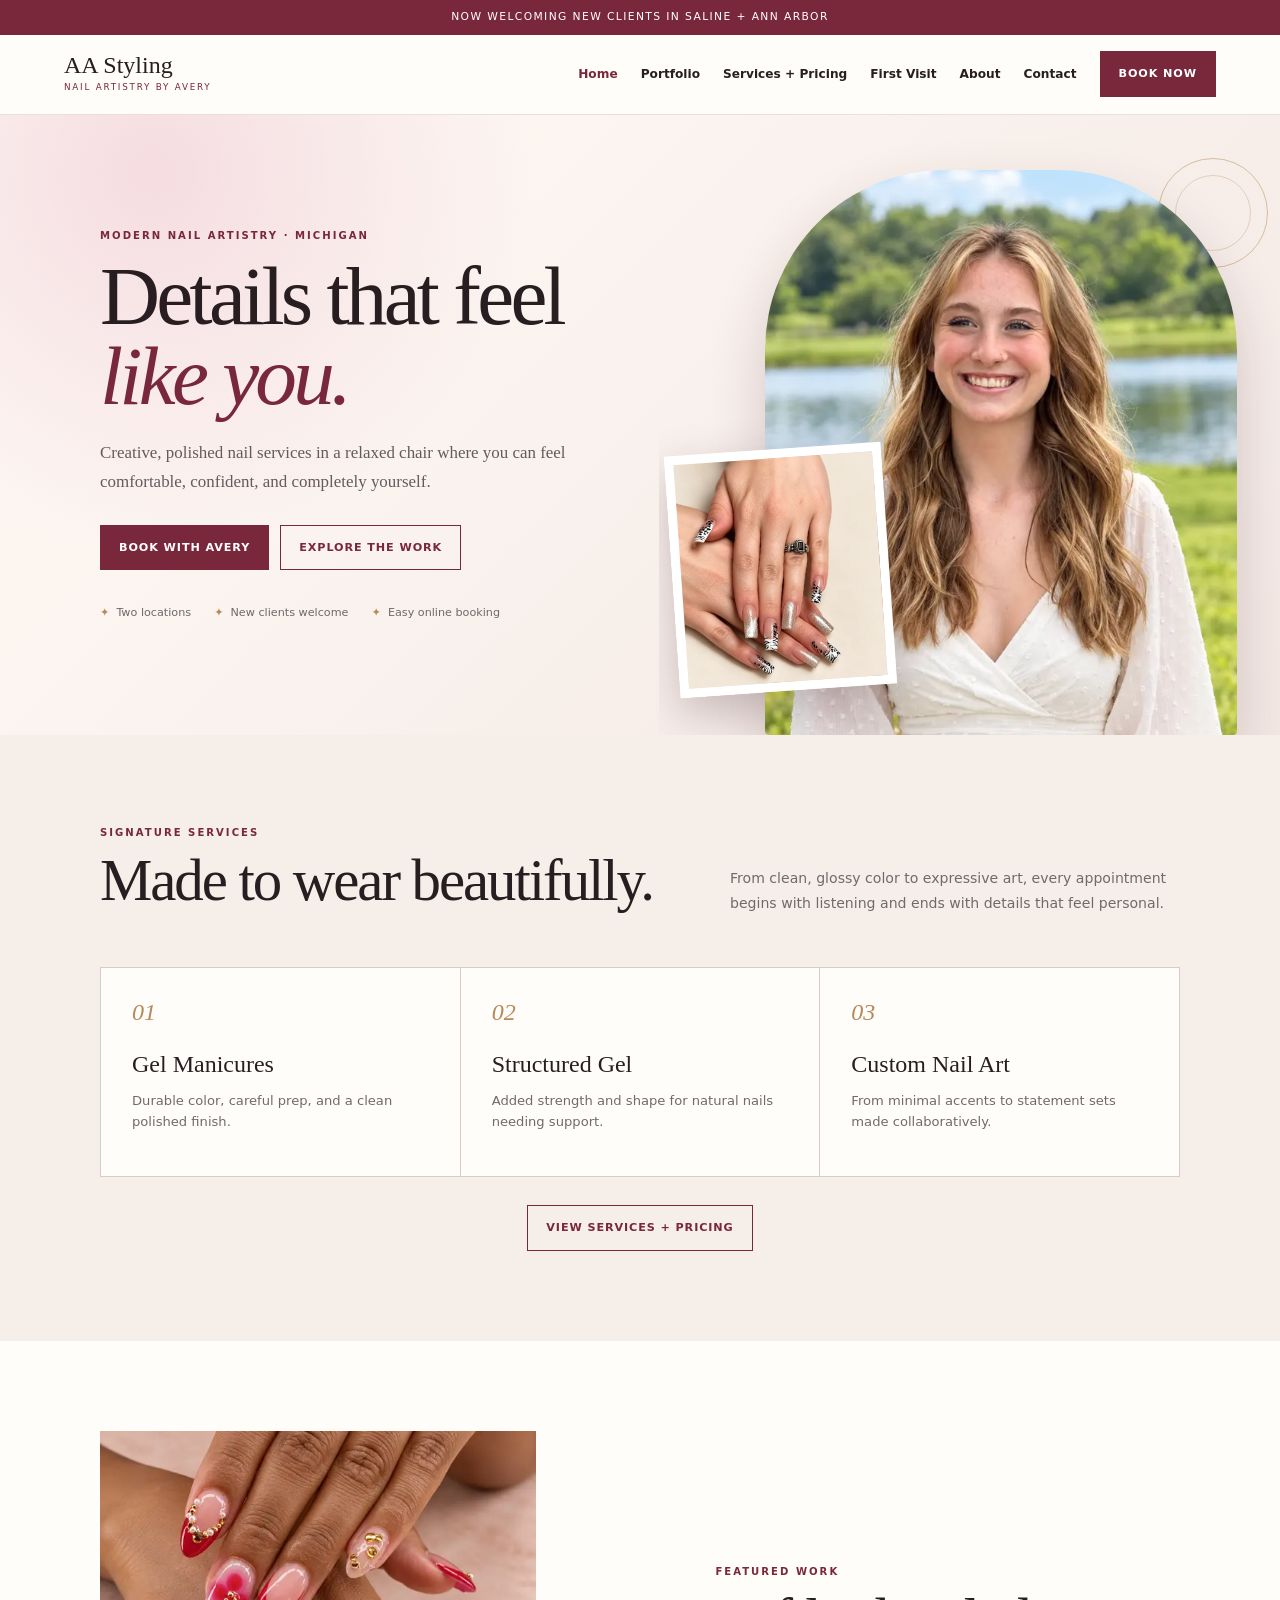
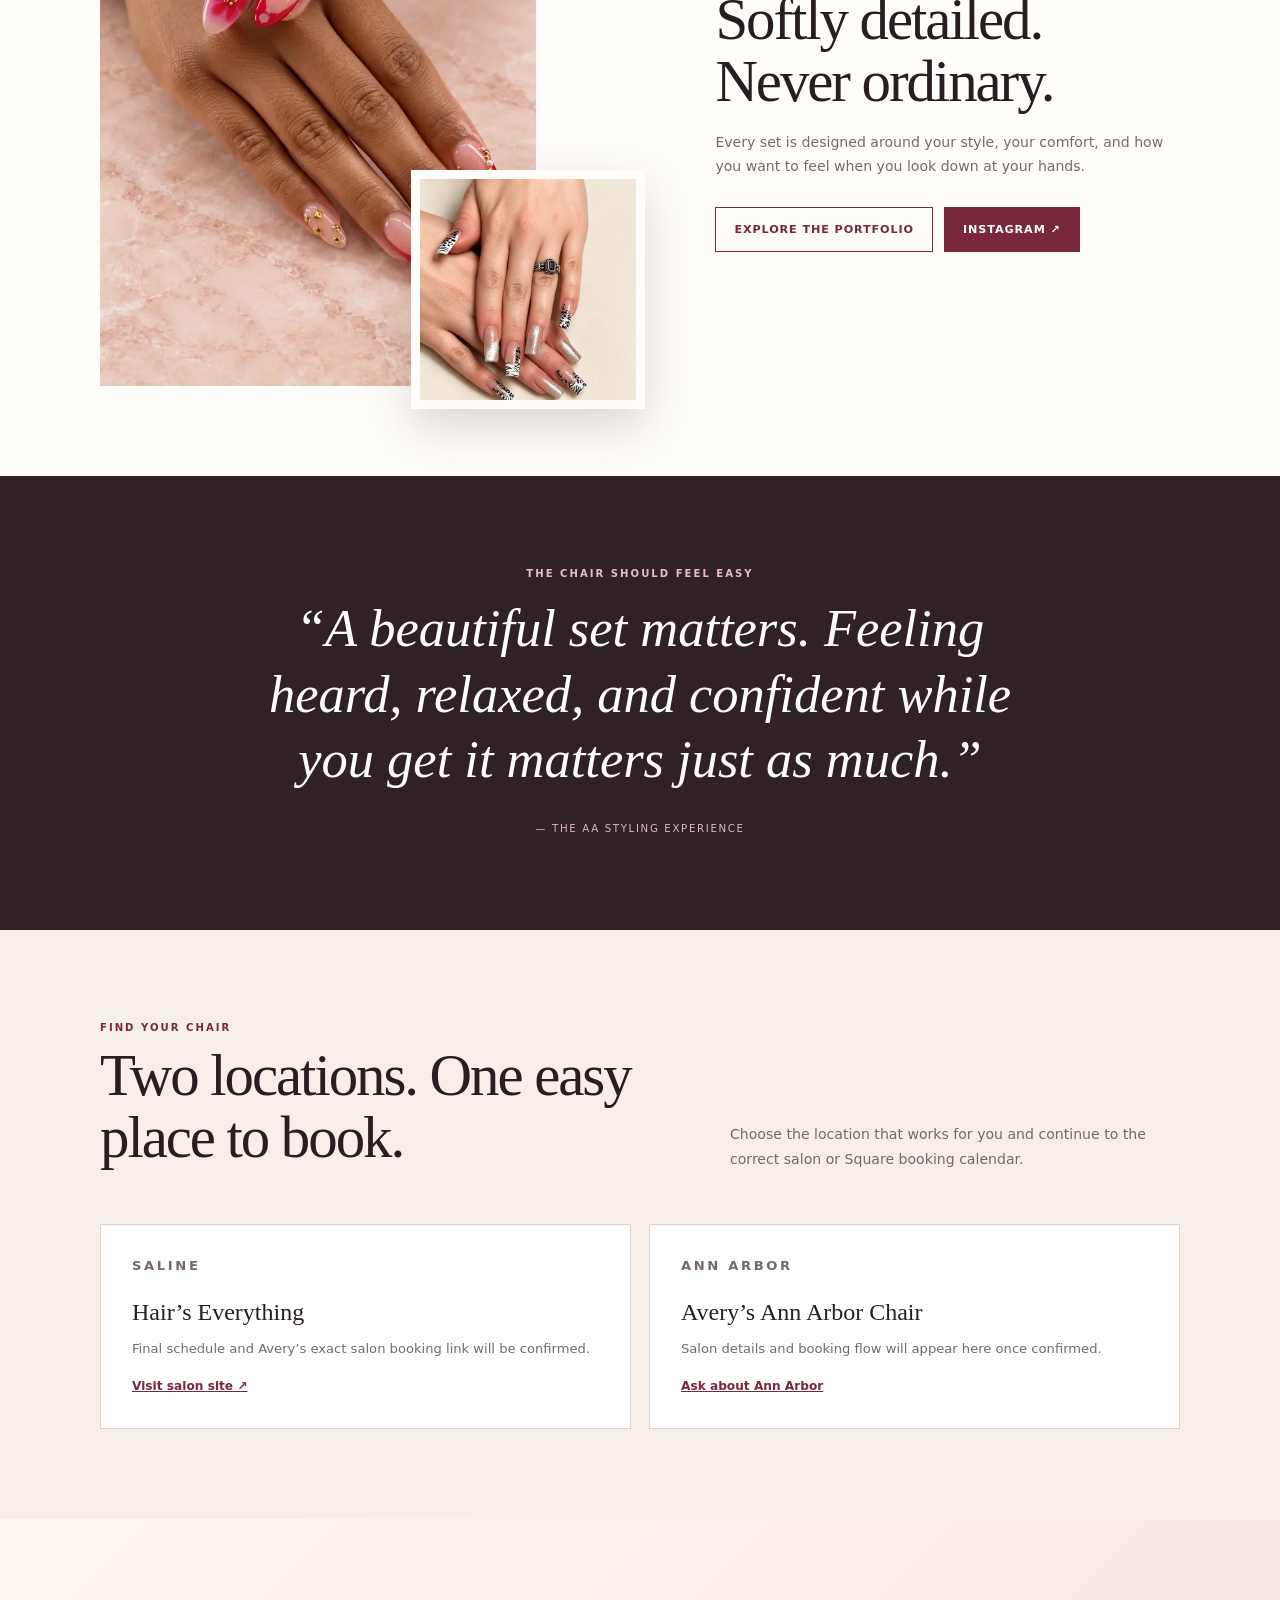
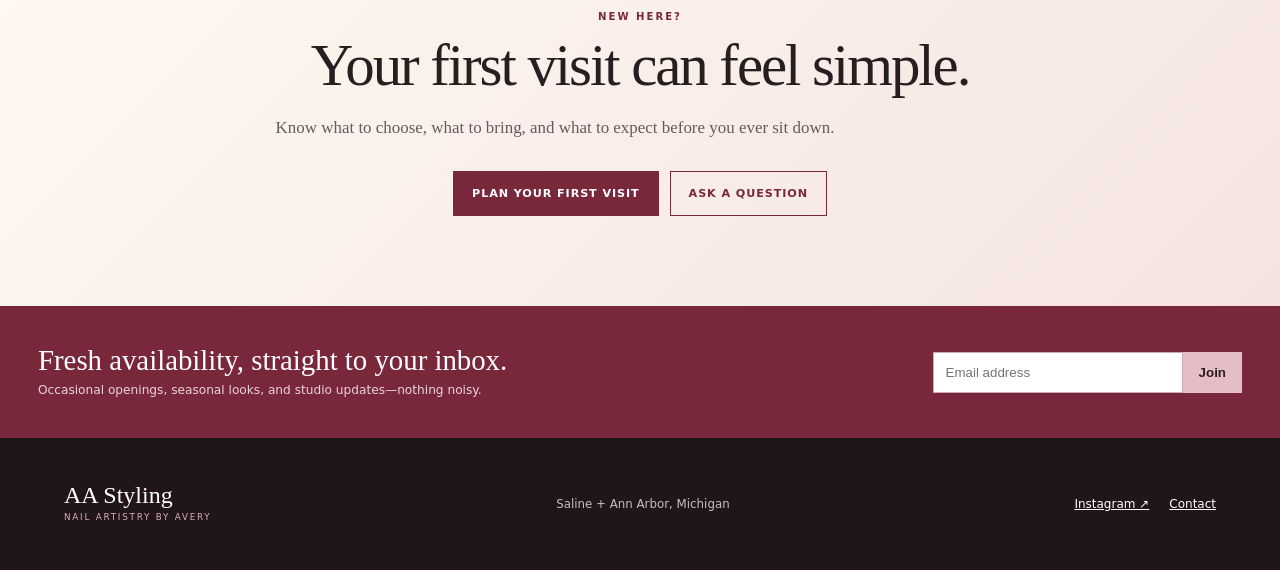
<file: docs/index.html>
<!doctype html><html lang="en"><head><meta charset="utf-8"><meta name="viewport" content="width=device-width,initial-scale=1"><meta name="description" content="AA Styling by Avery — modern nail artistry in Saline and Ann Arbor, Michigan."><title>AA Styling | Nail Artistry by Avery</title><link rel="stylesheet" href="assets/styles.css"><script defer src="assets/site.js"></script></head><body><a class="skip" href="#main">Skip to content</a><div class="announcement">Now welcoming new clients in Saline + Ann Arbor</div>
<header class="header"><a class="brand" href="index.html"><strong>AA Styling</strong><span>Nail artistry by Avery</span></a><button class="menu-button" aria-expanded="false" aria-controls="site-nav"><span></span><span></span><span></span><b class="sr-only">Menu</b></button><nav class="nav" id="site-nav" aria-label="Main navigation"><a href="index.html" aria-current="page">Home</a><a href="portfolio.html">Portfolio</a><a href="services.html">Services + Pricing</a><a href="first-visit.html">First Visit</a><a href="about.html">About</a><a href="contact.html">Contact</a><a class="nav-book" href="#locations">Book now</a></nav></header>
<main id="main"><section class="hero"><div class="hero-copy reveal"><p class="eyebrow">Modern nail artistry · Michigan</p><h1>Details that feel <em>like you.</em></h1><p class="lead">Creative, polished nail services in a relaxed chair where you can feel comfortable, confident, and completely yourself.</p><div class="actions"><a class="button" href="#locations">Book with Avery</a><a class="button secondary" href="portfolio.html">Explore the work</a></div><ul class="proof"><li>Two locations</li><li>New clients welcome</li><li>Easy online booking</li></ul></div><div class="hero-art reveal"><div class="orbit"></div><img class="portrait" src="assets/images/avery-portrait.webp" alt="Avery, nail stylist"><img class="floating-photo" src="assets/images/zebra-silver-nails.webp" alt="Zebra and silver glitter nail art"></div></section>
<section class="section soft"><div class="container"><div class="section-heading reveal"><div><p class="eyebrow">Signature services</p><h2>Made to wear beautifully.</h2></div><p>From clean, glossy color to expressive art, every appointment begins with listening and ends with details that feel personal.</p></div><div class="service-grid"><article class="service-card reveal"><span>01</span><h3>Gel Manicures</h3><p>Durable color, careful prep, and a clean polished finish.</p></article><article class="service-card reveal"><span>02</span><h3>Structured Gel</h3><p>Added strength and shape for natural nails needing support.</p></article><article class="service-card reveal"><span>03</span><h3>Custom Nail Art</h3><p>From minimal accents to statement sets made collaboratively.</p></article></div><div class="actions center"><a class="button secondary" href="services.html">View services + pricing</a></div></div></section>
<section class="section"><div class="container editorial"><div class="editorial-images reveal"><img src="assets/images/red-aura-nails.webp" alt="Red aura nails with gold accents" loading="lazy"><img src="assets/images/zebra-silver-nails.webp" alt="Zebra nail art detail" loading="lazy"></div><div class="copy reveal"><p class="eyebrow">Featured work</p><h2>Softly detailed.<br>Never ordinary.</h2><p>Every set is designed around your style, your comfort, and how you want to feel when you look down at your hands.</p><div class="actions"><a class="button secondary" href="portfolio.html">Explore the portfolio</a><a class="button" href="https://www.instagram.com/aa_styling/" target="_blank" rel="noopener">Instagram ↗</a></div></div></div></section>
<section class="section dark quote"><div class="container reveal"><p class="eyebrow">The chair should feel easy</p><blockquote>“A beautiful set matters. Feeling heard, relaxed, and confident while you get it matters just as much.”</blockquote><cite>— The AA Styling experience</cite></div></section>
<section class="section soft" id="locations"><div class="container"><div class="section-heading reveal"><div><p class="eyebrow">Find your chair</p><h2>Two locations. One easy place to book.</h2></div><p>Choose the location that works for you and continue to the correct salon or Square booking calendar.</p></div><div class="location-grid"><article class="location-card reveal"><p class="eyebrow">Saline</p><h3>Hair’s Everything</h3><p>Final schedule and Avery’s exact salon booking link will be confirmed.</p><a class="text-link" href="https://hairseverything.net/" target="_blank" rel="noopener">Visit salon site ↗</a></article><article class="location-card reveal"><p class="eyebrow">Ann Arbor</p><h3>Avery’s Ann Arbor Chair</h3><p>Salon details and booking flow will appear here once confirmed.</p><a class="text-link" href="contact.html">Ask about Ann Arbor</a></article></div></div></section>
<section class="section cta"><div class="container reveal"><p class="eyebrow">New here?</p><h2>Your first visit can feel simple.</h2><p class="lead">Know what to choose, what to bring, and what to expect before you ever sit down.</p><div class="actions center"><a class="button" href="first-visit.html">Plan your first visit</a><a class="button secondary" href="contact.html">Ask a question</a></div></div></section></main>
<section class="newsletter"><div><h2>Fresh availability, straight to your inbox.</h2><p>Occasional openings, seasonal looks, and studio updates—nothing noisy.</p></div><form action="https://YOUR_MAILCHIMP_URL" method="post" target="_blank" data-newsletter><input type="email" name="EMAIL" required placeholder="Email address" aria-label="Email address"><button>Join</button><p class="form-status" role="status"></p></form></section><footer><a class="brand footer-brand" href="index.html"><strong>AA Styling</strong><span>Nail artistry by Avery</span></a><p>Saline + Ann Arbor, Michigan</p><div><a href="https://www.instagram.com/aa_styling/" target="_blank" rel="noopener">Instagram ↗</a><a href="contact.html">Contact</a></div></footer></body></html>
</file>
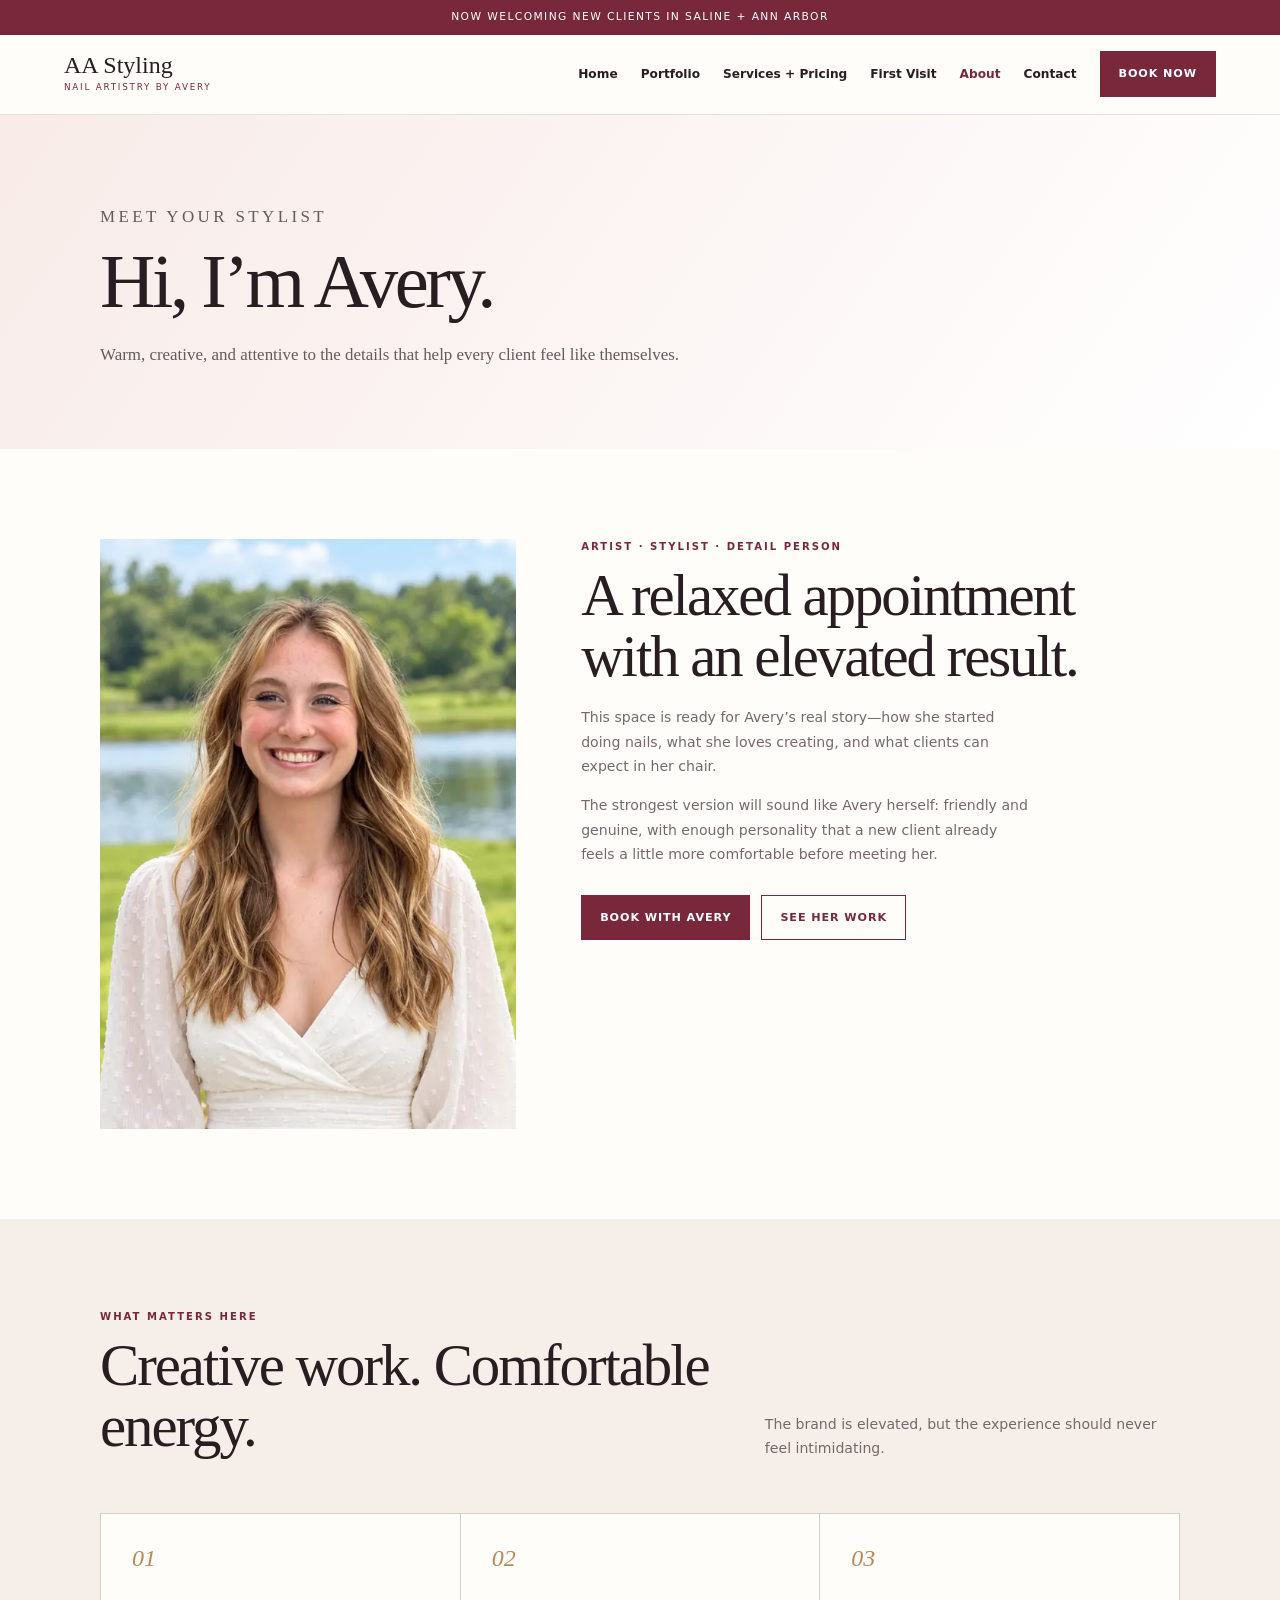
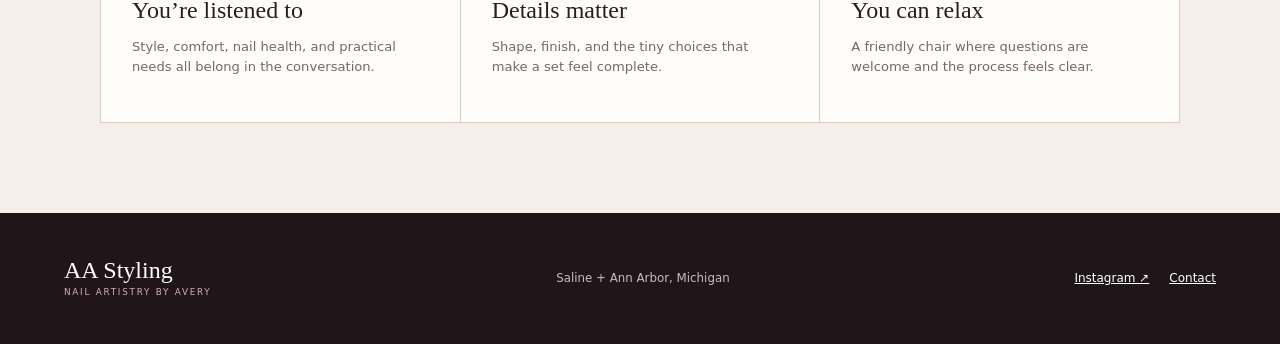
<file: docs/about.html>
<!doctype html><html lang="en"><head><meta charset="utf-8"><meta name="viewport" content="width=device-width,initial-scale=1"><meta name="description" content="Meet Avery, the nail stylist behind AA Styling."><title>About Avery | AA Styling</title><link rel="stylesheet" href="assets/styles.css"><script defer src="assets/site.js"></script></head><body><a class="skip" href="#main">Skip to content</a><div class="announcement">Now welcoming new clients in Saline + Ann Arbor</div>
<header class="header"><a class="brand" href="index.html"><strong>AA Styling</strong><span>Nail artistry by Avery</span></a><button class="menu-button" aria-expanded="false" aria-controls="site-nav"><span></span><span></span><span></span><b class="sr-only">Menu</b></button><nav class="nav" id="site-nav"><a href="index.html">Home</a><a href="portfolio.html">Portfolio</a><a href="services.html">Services + Pricing</a><a href="first-visit.html">First Visit</a><a href="about.html" aria-current="page">About</a><a href="contact.html">Contact</a><a class="nav-book" href="index.html#locations">Book now</a></nav></header>
<main id="main"><section class="page-hero"><div class="container reveal"><p class="eyebrow">Meet your stylist</p><h1>Hi, I’m Avery.</h1><p>Warm, creative, and attentive to the details that help every client feel like themselves.</p></div></section><section class="section"><div class="container about-grid"><img class="reveal" src="assets/images/avery-portrait.webp" alt="Avery, nail stylist"><div class="copy reveal"><p class="eyebrow">Artist · stylist · detail person</p><h2>A relaxed appointment with an elevated result.</h2><p>This space is ready for Avery’s real story—how she started doing nails, what she loves creating, and what clients can expect in her chair.</p><p>The strongest version will sound like Avery herself: friendly and genuine, with enough personality that a new client already feels a little more comfortable before meeting her.</p><div class="actions"><a class="button" href="index.html#locations">Book with Avery</a><a class="button secondary" href="portfolio.html">See her work</a></div></div></div></section><section class="section soft"><div class="container"><div class="section-heading reveal"><div><p class="eyebrow">What matters here</p><h2>Creative work. Comfortable energy.</h2></div><p>The brand is elevated, but the experience should never feel intimidating.</p></div><div class="service-grid"><article class="service-card reveal"><span>01</span><h3>You’re listened to</h3><p>Style, comfort, nail health, and practical needs all belong in the conversation.</p></article><article class="service-card reveal"><span>02</span><h3>Details matter</h3><p>Shape, finish, and the tiny choices that make a set feel complete.</p></article><article class="service-card reveal"><span>03</span><h3>You can relax</h3><p>A friendly chair where questions are welcome and the process feels clear.</p></article></div></div></section></main><footer><a class="brand footer-brand" href="index.html"><strong>AA Styling</strong><span>Nail artistry by Avery</span></a><p>Saline + Ann Arbor, Michigan</p><div><a href="https://www.instagram.com/aa_styling/" target="_blank" rel="noopener">Instagram ↗</a><a href="contact.html">Contact</a></div></footer></body></html>
</file>
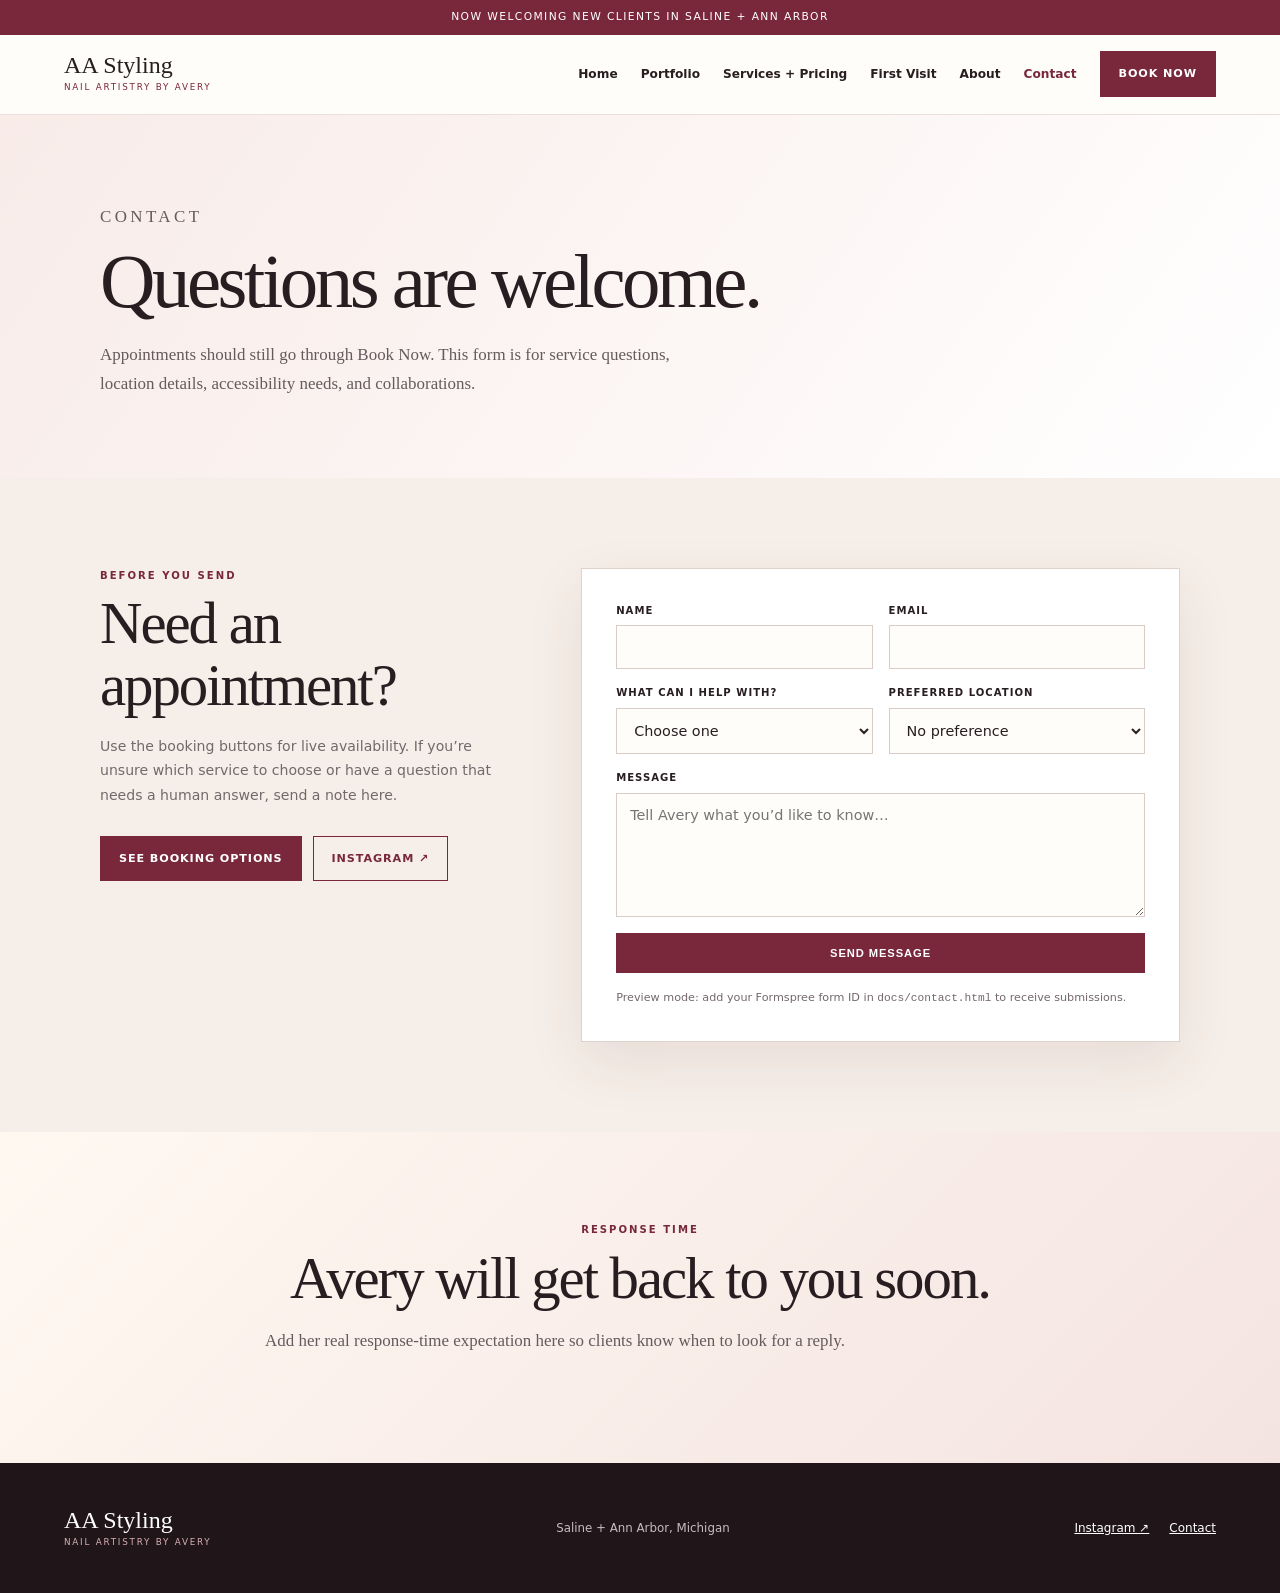
<file: docs/contact.html>
<!doctype html><html lang="en"><head><meta charset="utf-8"><meta name="viewport" content="width=device-width,initial-scale=1"><meta name="description" content="Contact AA Styling by Avery."><title>Contact | AA Styling</title><link rel="stylesheet" href="assets/styles.css"><script defer src="assets/site.js"></script></head><body><a class="skip" href="#main">Skip to content</a><div class="announcement">Now welcoming new clients in Saline + Ann Arbor</div>
<header class="header"><a class="brand" href="index.html"><strong>AA Styling</strong><span>Nail artistry by Avery</span></a><button class="menu-button" aria-expanded="false" aria-controls="site-nav"><span></span><span></span><span></span><b class="sr-only">Menu</b></button><nav class="nav" id="site-nav"><a href="index.html">Home</a><a href="portfolio.html">Portfolio</a><a href="services.html">Services + Pricing</a><a href="first-visit.html">First Visit</a><a href="about.html">About</a><a href="contact.html" aria-current="page">Contact</a><a class="nav-book" href="index.html#locations">Book now</a></nav></header>
<main id="main"><section class="page-hero"><div class="container reveal"><p class="eyebrow">Contact</p><h1>Questions are welcome.</h1><p>Appointments should still go through Book Now. This form is for service questions, location details, accessibility needs, and collaborations.</p></div></section><section class="section soft"><div class="container contact-grid"><div class="copy reveal"><p class="eyebrow">Before you send</p><h2>Need an appointment?</h2><p>Use the booking buttons for live availability. If you’re unsure which service to choose or have a question that needs a human answer, send a note here.</p><div class="actions"><a class="button" href="index.html#locations">See booking options</a><a class="button secondary" href="https://www.instagram.com/aa_styling/" target="_blank" rel="noopener">Instagram ↗</a></div></div>
<form class="contact-form reveal" action="https://formspree.io/f/YOUR_FORM_ID" method="POST" data-formspree><div class="form-row"><label>Name<input name="name" autocomplete="name" required></label><label>Email<input type="email" name="email" autocomplete="email" required></label></div><div class="form-row"><label>What can I help with?<select name="reason" required><option value="">Choose one</option><option>Service question</option><option>Location question</option><option>Collaboration</option><option>Something else</option></select></label><label>Preferred location<select name="location"><option>No preference</option><option>Saline</option><option>Ann Arbor</option></select></label></div><label>Message<textarea name="message" rows="6" required placeholder="Tell Avery what you’d like to know…"></textarea></label><input class="honeypot" type="text" name="_gotcha" tabindex="-1" autocomplete="off"><button class="button" type="submit">Send message</button><p class="form-status" role="status">Preview mode: add your Formspree form ID in <code>docs/contact.html</code> to receive submissions.</p></form></div></section><section class="section cta"><div class="container reveal"><p class="eyebrow">Response time</p><h2>Avery will get back to you soon.</h2><p class="lead">Add her real response-time expectation here so clients know when to look for a reply.</p></div></section></main><footer><a class="brand footer-brand" href="index.html"><strong>AA Styling</strong><span>Nail artistry by Avery</span></a><p>Saline + Ann Arbor, Michigan</p><div><a href="https://www.instagram.com/aa_styling/" target="_blank" rel="noopener">Instagram ↗</a><a href="contact.html">Contact</a></div></footer></body></html>
</file>
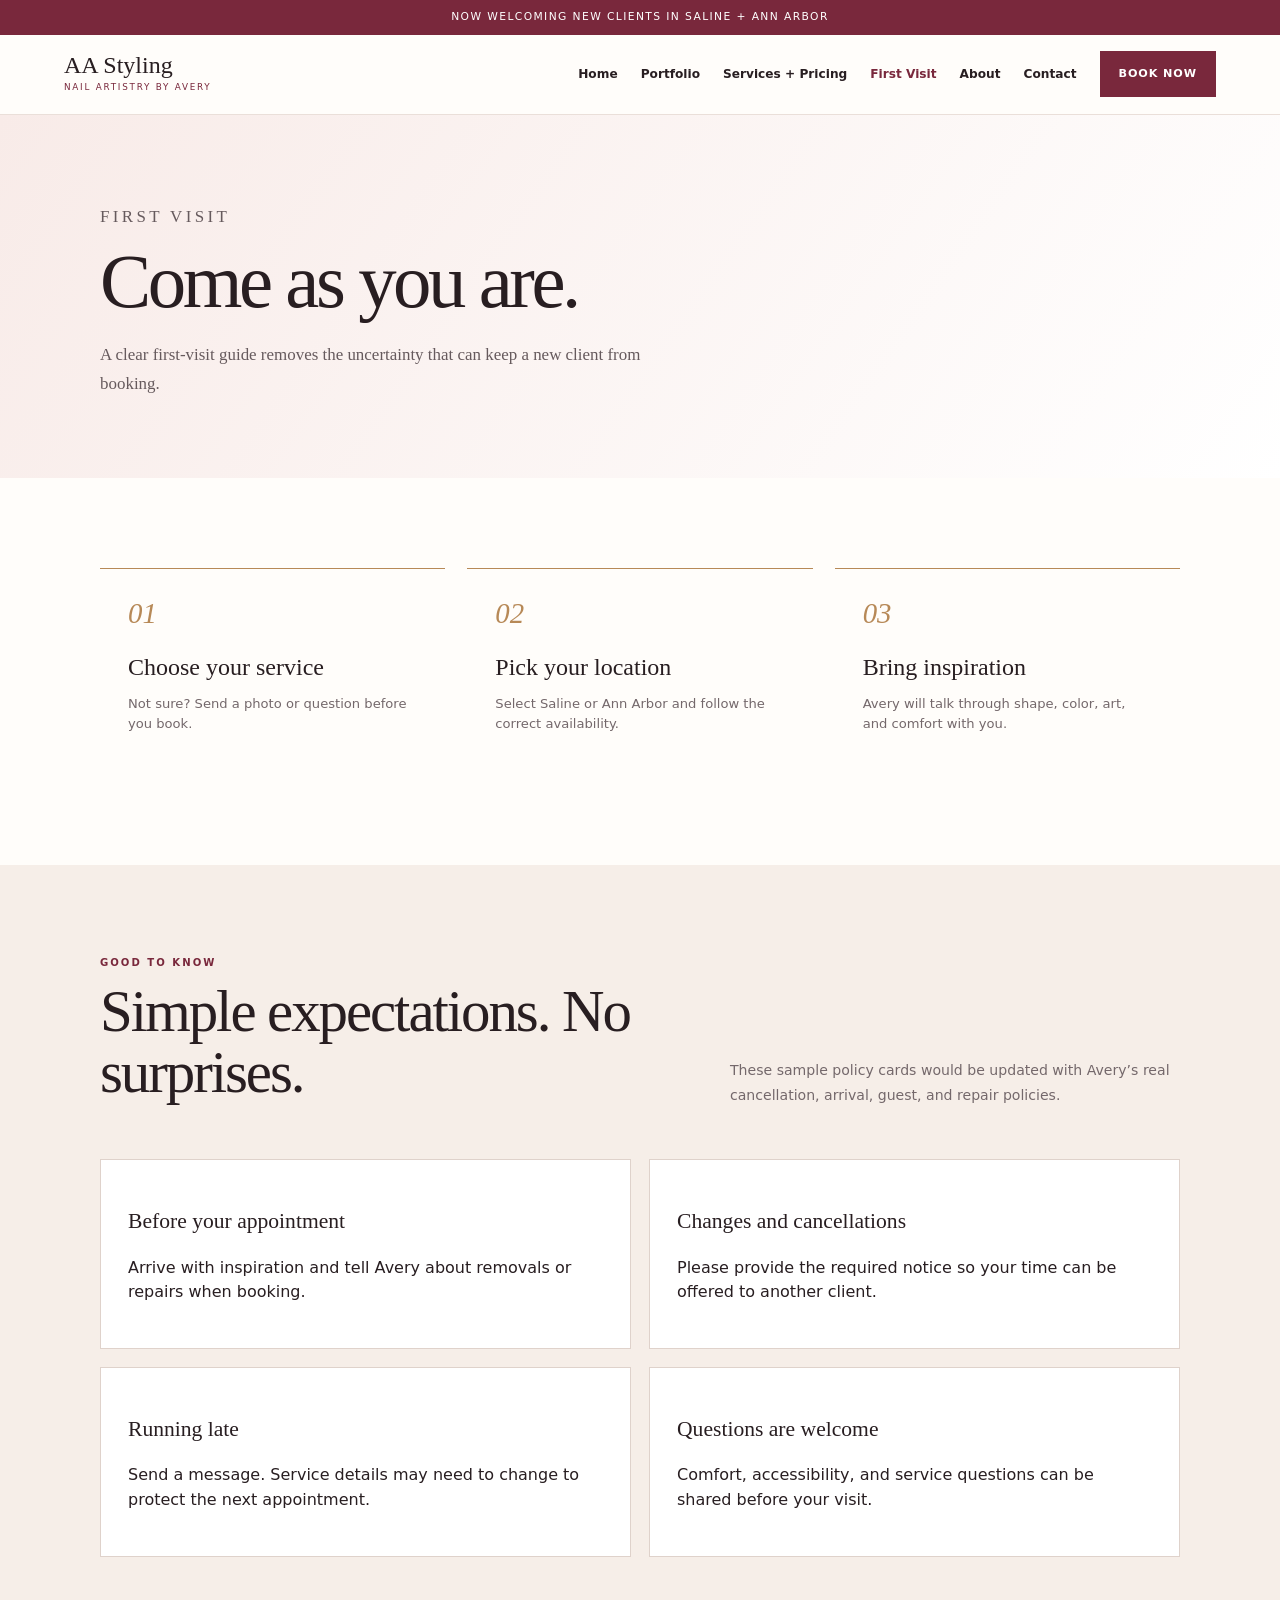
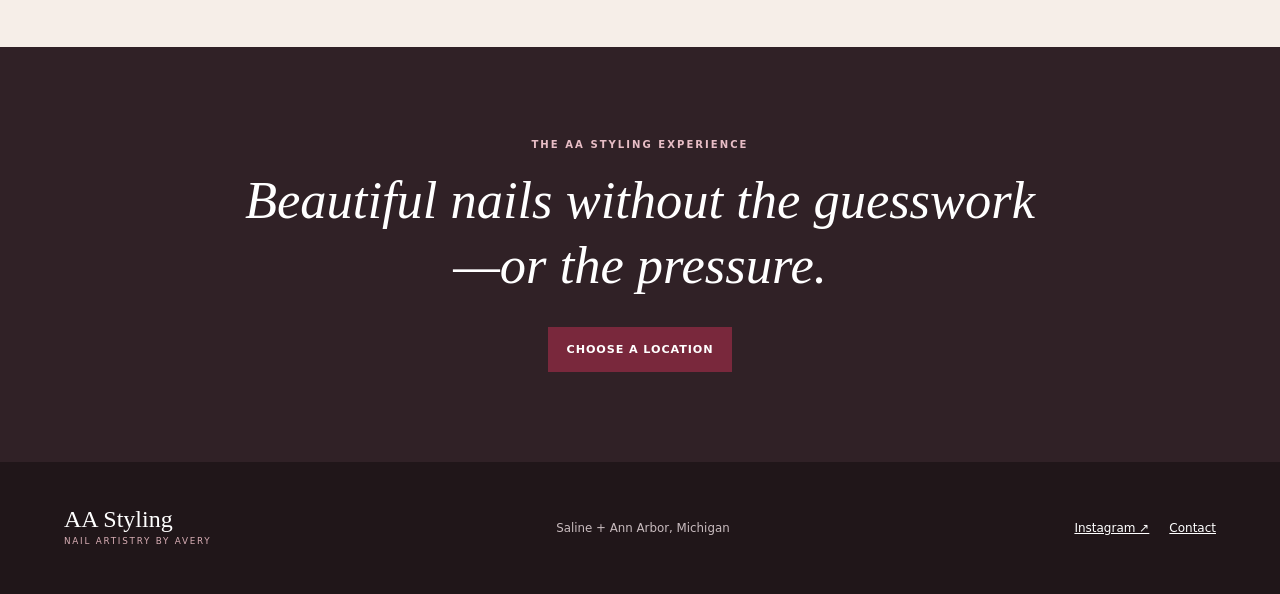
<file: docs/first-visit.html>
<!doctype html><html lang="en"><head><meta charset="utf-8"><meta name="viewport" content="width=device-width,initial-scale=1"><meta name="description" content="What to expect at your first AA Styling appointment."><title>First Visit | AA Styling</title><link rel="stylesheet" href="assets/styles.css"><script defer src="assets/site.js"></script></head><body><a class="skip" href="#main">Skip to content</a><div class="announcement">Now welcoming new clients in Saline + Ann Arbor</div>
<header class="header"><a class="brand" href="index.html"><strong>AA Styling</strong><span>Nail artistry by Avery</span></a><button class="menu-button" aria-expanded="false" aria-controls="site-nav"><span></span><span></span><span></span><b class="sr-only">Menu</b></button><nav class="nav" id="site-nav"><a href="index.html">Home</a><a href="portfolio.html">Portfolio</a><a href="services.html">Services + Pricing</a><a href="first-visit.html" aria-current="page">First Visit</a><a href="about.html">About</a><a href="contact.html">Contact</a><a class="nav-book" href="index.html#locations">Book now</a></nav></header>
<main id="main"><section class="page-hero"><div class="container reveal"><p class="eyebrow">First visit</p><h1>Come as you are.</h1><p>A clear first-visit guide removes the uncertainty that can keep a new client from booking.</p></div></section><section class="section"><div class="container process"><article class="step reveal"><b>01</b><h3>Choose your service</h3><p>Not sure? Send a photo or question before you book.</p></article><article class="step reveal"><b>02</b><h3>Pick your location</h3><p>Select Saline or Ann Arbor and follow the correct availability.</p></article><article class="step reveal"><b>03</b><h3>Bring inspiration</h3><p>Avery will talk through shape, color, art, and comfort with you.</p></article></div></section><section class="section soft"><div class="container"><div class="section-heading reveal"><div><p class="eyebrow">Good to know</p><h2>Simple expectations. No surprises.</h2></div><p>These sample policy cards would be updated with Avery’s real cancellation, arrival, guest, and repair policies.</p></div><div class="policy-grid"><article class="policy reveal"><h3>Before your appointment</h3><p>Arrive with inspiration and tell Avery about removals or repairs when booking.</p></article><article class="policy reveal"><h3>Changes and cancellations</h3><p>Please provide the required notice so your time can be offered to another client.</p></article><article class="policy reveal"><h3>Running late</h3><p>Send a message. Service details may need to change to protect the next appointment.</p></article><article class="policy reveal"><h3>Questions are welcome</h3><p>Comfort, accessibility, and service questions can be shared before your visit.</p></article></div></div></section><section class="section dark quote"><div class="container reveal"><p class="eyebrow">The AA Styling experience</p><blockquote>Beautiful nails without the guesswork—or the pressure.</blockquote><div class="actions center"><a class="button" href="index.html#locations">Choose a location</a></div></div></section></main><footer><a class="brand footer-brand" href="index.html"><strong>AA Styling</strong><span>Nail artistry by Avery</span></a><p>Saline + Ann Arbor, Michigan</p><div><a href="https://www.instagram.com/aa_styling/" target="_blank" rel="noopener">Instagram ↗</a><a href="contact.html">Contact</a></div></footer></body></html>
</file>
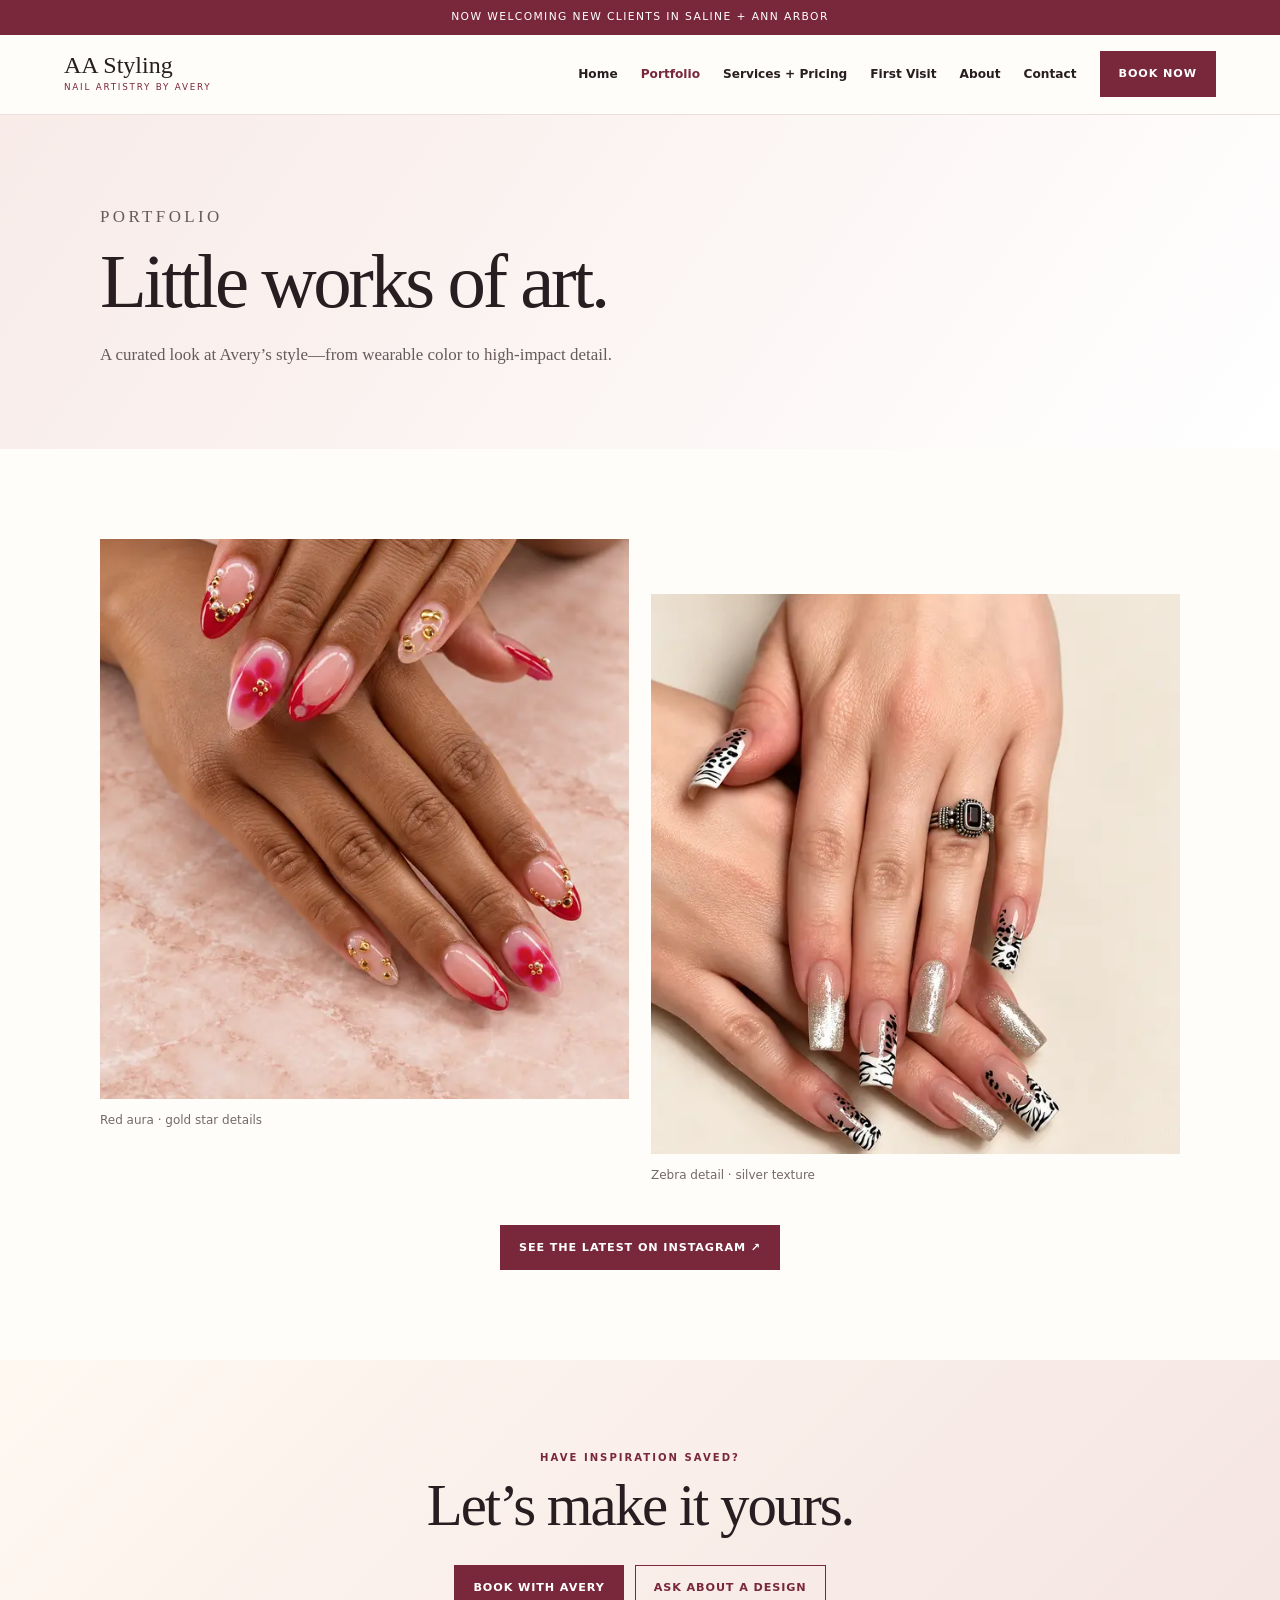
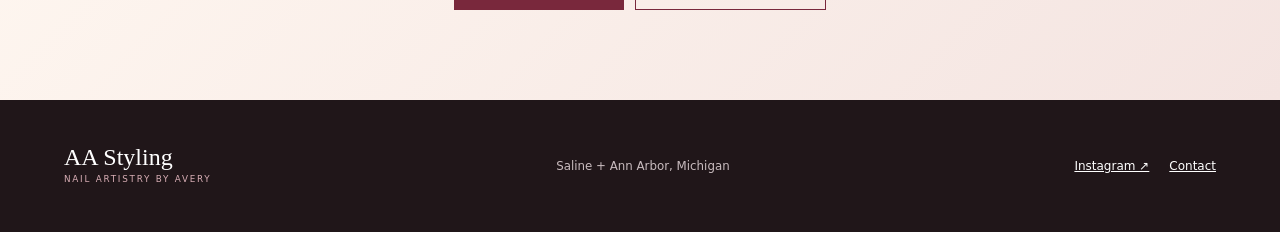
<file: docs/portfolio.html>
<!doctype html><html lang="en"><head><meta charset="utf-8"><meta name="viewport" content="width=device-width,initial-scale=1"><meta name="description" content="Explore Avery's nail art portfolio."><title>Portfolio | AA Styling</title><link rel="stylesheet" href="assets/styles.css"><script defer src="assets/site.js"></script></head><body><a class="skip" href="#main">Skip to content</a><div class="announcement">Now welcoming new clients in Saline + Ann Arbor</div>
<header class="header"><a class="brand" href="index.html"><strong>AA Styling</strong><span>Nail artistry by Avery</span></a><button class="menu-button" aria-expanded="false" aria-controls="site-nav"><span></span><span></span><span></span><b class="sr-only">Menu</b></button><nav class="nav" id="site-nav"><a href="index.html">Home</a><a href="portfolio.html" aria-current="page">Portfolio</a><a href="services.html">Services + Pricing</a><a href="first-visit.html">First Visit</a><a href="about.html">About</a><a href="contact.html">Contact</a><a class="nav-book" href="index.html#locations">Book now</a></nav></header>
<main id="main"><section class="page-hero"><div class="container reveal"><p class="eyebrow">Portfolio</p><h1>Little works of art.</h1><p>A curated look at Avery’s style—from wearable color to high-impact detail.</p></div></section><section class="section"><div class="container gallery"><figure class="reveal"><img src="assets/images/red-aura-nails.webp" alt="Red aura nails with gold accents"><figcaption>Red aura · gold star details</figcaption></figure><figure class="reveal"><img src="assets/images/zebra-silver-nails.webp" alt="Zebra and silver glitter nail art"><figcaption>Zebra detail · silver texture</figcaption></figure></div><div class="container"><div class="actions center"><a class="button" href="https://www.instagram.com/aa_styling/" target="_blank" rel="noopener">See the latest on Instagram ↗</a></div></div></section><section class="section cta"><div class="container reveal"><p class="eyebrow">Have inspiration saved?</p><h2>Let’s make it yours.</h2><div class="actions center"><a class="button" href="index.html#locations">Book with Avery</a><a class="button secondary" href="contact.html">Ask about a design</a></div></div></section></main>
<footer><a class="brand footer-brand" href="index.html"><strong>AA Styling</strong><span>Nail artistry by Avery</span></a><p>Saline + Ann Arbor, Michigan</p><div><a href="https://www.instagram.com/aa_styling/" target="_blank" rel="noopener">Instagram ↗</a><a href="contact.html">Contact</a></div></footer></body></html>
</file>
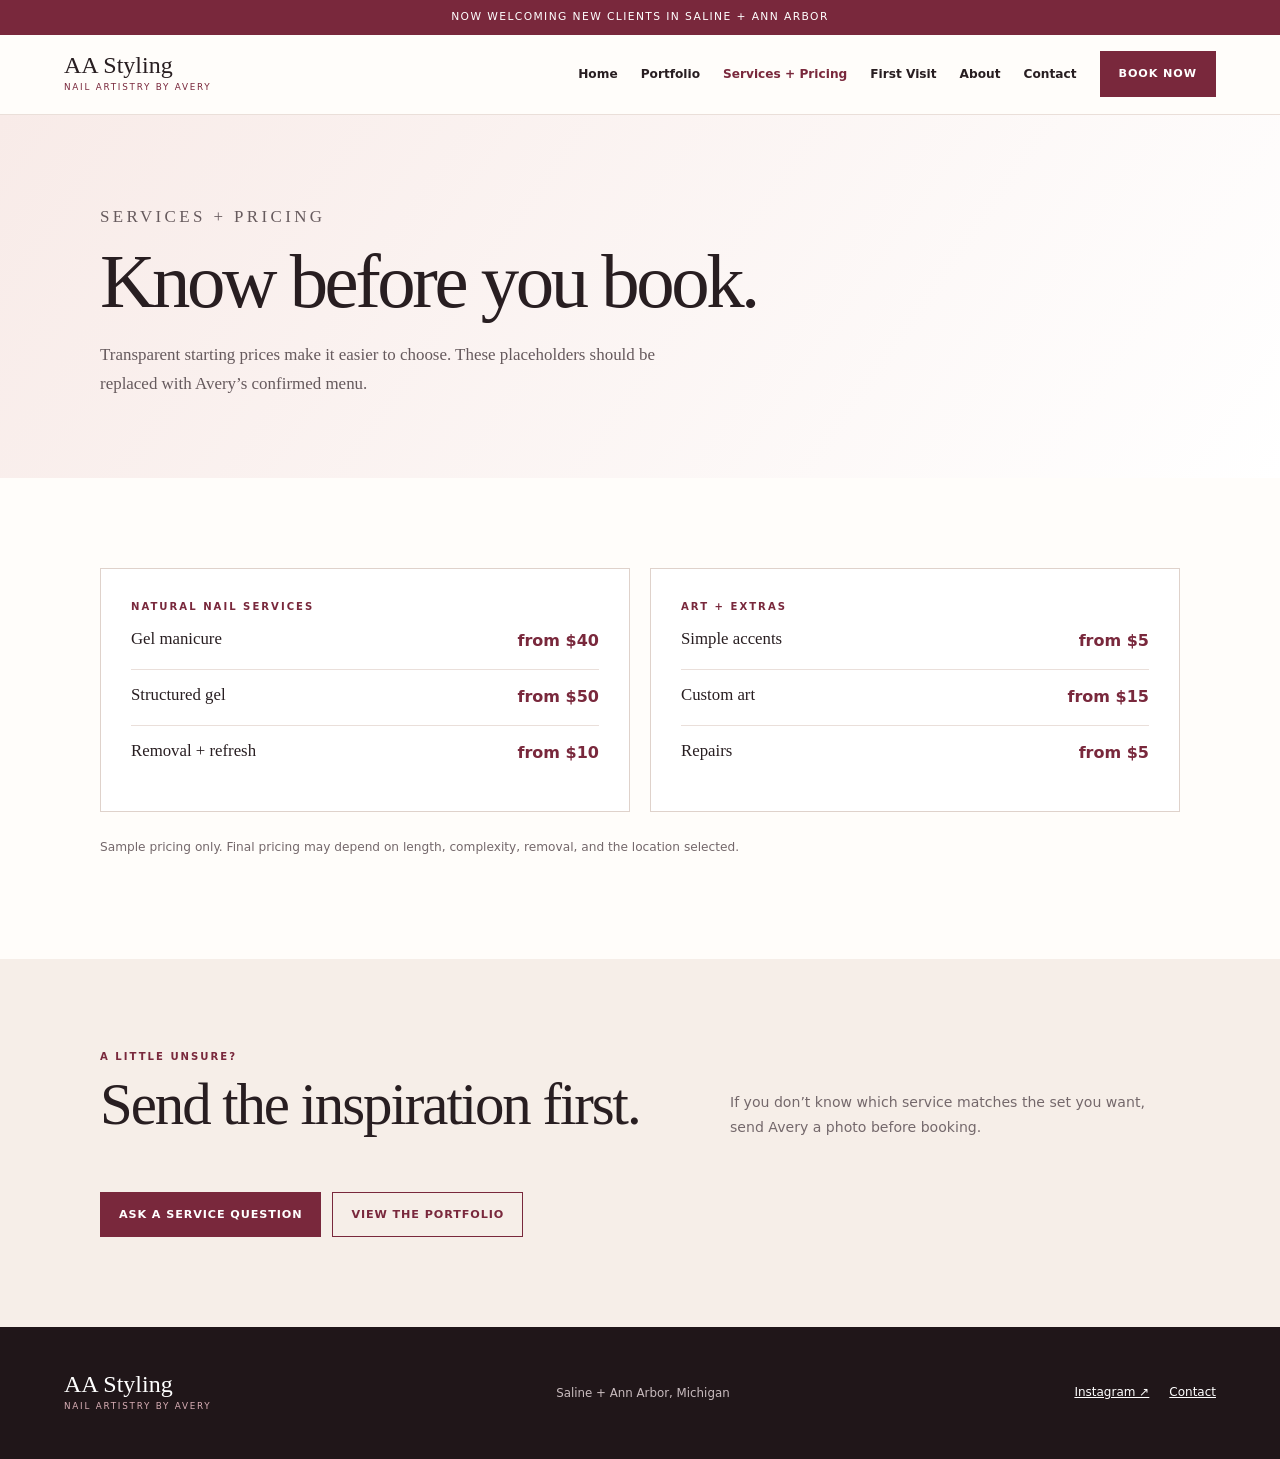
<file: docs/services.html>
<!doctype html><html lang="en"><head><meta charset="utf-8"><meta name="viewport" content="width=device-width,initial-scale=1"><meta name="description" content="AA Styling services and pricing."><title>Services + Pricing | AA Styling</title><link rel="stylesheet" href="assets/styles.css"><script defer src="assets/site.js"></script></head><body><a class="skip" href="#main">Skip to content</a><div class="announcement">Now welcoming new clients in Saline + Ann Arbor</div>
<header class="header"><a class="brand" href="index.html"><strong>AA Styling</strong><span>Nail artistry by Avery</span></a><button class="menu-button" aria-expanded="false" aria-controls="site-nav"><span></span><span></span><span></span><b class="sr-only">Menu</b></button><nav class="nav" id="site-nav"><a href="index.html">Home</a><a href="portfolio.html">Portfolio</a><a href="services.html" aria-current="page">Services + Pricing</a><a href="first-visit.html">First Visit</a><a href="about.html">About</a><a href="contact.html">Contact</a><a class="nav-book" href="index.html#locations">Book now</a></nav></header>
<main id="main"><section class="page-hero"><div class="container reveal"><p class="eyebrow">Services + pricing</p><h1>Know before you book.</h1><p>Transparent starting prices make it easier to choose. These placeholders should be replaced with Avery’s confirmed menu.</p></div></section><section class="section"><div class="container price-grid"><article class="price-card reveal"><p class="eyebrow">Natural nail services</p><div class="price-row"><strong>Gel manicure</strong><span>from $40</span></div><div class="price-row"><strong>Structured gel</strong><span>from $50</span></div><div class="price-row"><strong>Removal + refresh</strong><span>from $10</span></div></article><article class="price-card reveal"><p class="eyebrow">Art + extras</p><div class="price-row"><strong>Simple accents</strong><span>from $5</span></div><div class="price-row"><strong>Custom art</strong><span>from $15</span></div><div class="price-row"><strong>Repairs</strong><span>from $5</span></div></article></div><div class="container"><p class="fine-print">Sample pricing only. Final pricing may depend on length, complexity, removal, and the location selected.</p></div></section><section class="section soft"><div class="container"><div class="section-heading reveal"><div><p class="eyebrow">A little unsure?</p><h2>Send the inspiration first.</h2></div><p>If you don’t know which service matches the set you want, send Avery a photo before booking.</p></div><div class="actions"><a class="button" href="contact.html">Ask a service question</a><a class="button secondary" href="portfolio.html">View the portfolio</a></div></div></section></main><footer><a class="brand footer-brand" href="index.html"><strong>AA Styling</strong><span>Nail artistry by Avery</span></a><p>Saline + Ann Arbor, Michigan</p><div><a href="https://www.instagram.com/aa_styling/" target="_blank" rel="noopener">Instagram ↗</a><a href="contact.html">Contact</a></div></footer></body></html>
</file>
<file: docs/assets/styles.css>
:root{--ink:#281e21;--wine:#79283c;--cream:#f6eee8;--paper:#fffdfa;--gold:#b78957;--line:#dfd2cb;--muted:#74686b;--serif:Georgia,"Times New Roman",serif;--sans:Inter,ui-sans-serif,system-ui,-apple-system,"Segoe UI",sans-serif}*{box-sizing:border-box}html{scroll-behavior:smooth}body{margin:0;background:var(--paper);color:var(--ink);font-family:var(--sans);line-height:1.55}img{display:block;max-width:100%}a{color:inherit}.skip{position:fixed;top:-70px;left:12px;background:#fff;padding:10px;z-index:99}.skip:focus{top:12px}.sr-only{position:absolute;width:1px;height:1px;overflow:hidden;clip:rect(0,0,0,0)}.announcement{padding:9px 15px;background:var(--wine);color:#fff;text-align:center;font-size:.67rem;letter-spacing:.13em;text-transform:uppercase}.header{height:80px;padding:0 clamp(20px,5vw,70px);display:flex;align-items:center;border-bottom:1px solid #eadfd9;background:rgba(255,253,250,.94);backdrop-filter:blur(12px);position:sticky;top:0;z-index:30}.brand{display:grid;text-decoration:none}.brand strong{font:400 1.5rem/1 var(--serif)}.brand span{margin-top:4px;color:var(--wine);font-size:.55rem;letter-spacing:.2em;text-transform:uppercase}.nav{margin-left:auto;display:flex;align-items:center;gap:23px}.nav a{text-decoration:none;font-size:.76rem;font-weight:750}.nav a:hover,.nav a[aria-current="page"]{color:var(--wine)}.nav-book,.button{display:inline-flex;align-items:center;justify-content:center;padding:13px 18px;border:1px solid var(--wine);background:var(--wine);color:#fff!important;text-decoration:none;font-size:.7rem!important;font-weight:850!important;letter-spacing:.08em;text-transform:uppercase;transition:.22s ease;cursor:pointer}.nav-book:hover,.button:hover{background:#5e1c2d!important;transform:translateY(-2px)}.button.secondary{background:transparent;color:var(--wine)!important}.button.secondary:hover{color:#fff!important}.menu-button{display:none;margin-left:auto;border:0;background:transparent;padding:10px}.menu-button span{display:block;width:24px;height:2px;background:var(--ink);margin:5px}.container{width:min(1080px,calc(100% - 40px));margin:auto}.eyebrow{margin:0;color:var(--wine);font-size:.63rem;font-weight:850;letter-spacing:.2em;text-transform:uppercase}.hero{min-height:620px;display:grid;grid-template-columns:1.03fr .97fr;align-items:center;background:radial-gradient(circle at 12% 9%,#f5dce1 0,transparent 30%),linear-gradient(135deg,#fffaf5,#f3e8e4)}.hero-copy{padding:76px 35px 76px max(24px,calc((100vw - 1080px)/2))}.hero h1,.page-hero h1{font:400 clamp(3.5rem,6.5vw,5.8rem)/.96 var(--serif);letter-spacing:-.045em;margin:14px 0 22px}.hero h1 em{font-weight:400;color:var(--wine)}.lead,.page-hero p{max-width:590px;color:#665a5d;font:400 1.06rem/1.7 var(--serif)}.actions{display:flex;gap:11px;flex-wrap:wrap;margin-top:28px}.proof{display:flex;gap:23px;flex-wrap:wrap;list-style:none;padding:0;margin:34px 0 0;color:#72666a;font-size:.7rem}.proof li:before{content:"✦";color:var(--gold);margin-right:7px}.hero-art{height:620px;position:relative;overflow:hidden}.portrait{position:absolute;right:7%;bottom:0;width:76%;height:91%;object-fit:cover;object-position:center 25%;border-radius:180px 180px 4px 4px;box-shadow:0 25px 55px #4a263333}.floating-photo{position:absolute;left:2%;bottom:7%;width:35%;height:39%;object-fit:cover;border:9px solid #fff;box-shadow:0 17px 45px #40202b40;transform:rotate(-4deg)}.orbit{position:absolute;right:2%;top:7%;width:110px;height:110px;border:1px solid #b7895780;border-radius:50%;animation:float 5s ease-in-out infinite}.orbit:after{content:"";position:absolute;inset:16px;border:1px solid #b7895750;border-radius:50%}@keyframes float{50%{transform:translateY(11px) rotate(8deg)}}.section{padding:90px 0}.soft{background:var(--cream)}.dark{background:#302126;color:#fff}.section-heading{display:flex;align-items:end;justify-content:space-between;gap:40px;margin-bottom:38px}.section-heading h2,.copy h2,.cta h2{font:400 clamp(2.5rem,4.6vw,4.2rem)/1.04 var(--serif);letter-spacing:-.035em;margin:10px 0 18px}.section-heading>p,.copy>p:not(.eyebrow){max-width:450px;color:var(--muted);font-size:.88rem;line-height:1.75}.service-grid{display:grid;grid-template-columns:repeat(3,1fr);gap:1px;background:#d8cbc5;border:1px solid #d8cbc5}.service-card{padding:31px;background:var(--paper)}.service-card span{color:var(--gold);font:italic 1.5rem var(--serif)}.service-card h3,.location-card h3,.step h3{font:400 1.5rem var(--serif);margin:23px 0 9px}.service-card p,.location-card p,.step p{color:var(--muted);font-size:.82rem}.editorial{display:grid;grid-template-columns:1.08fr .92fr;gap:70px;align-items:center}.editorial-images{height:555px;position:relative}.editorial-images img:first-child{height:100%;width:80%;object-fit:cover}.editorial-images img:last-child{position:absolute;right:0;bottom:-23px;width:43%;height:43%;object-fit:cover;border:9px solid var(--paper);box-shadow:0 18px 44px #3b202a2d}.quote{text-align:center}.quote blockquote{max-width:790px;margin:15px auto 22px;font:italic 400 clamp(2rem,4.1vw,3.35rem)/1.25 var(--serif)}.dark .eyebrow{color:#e7bdc5}.quote cite{color:#d9b8be;font-style:normal;font-size:.64rem;letter-spacing:.16em;text-transform:uppercase}.location-grid{display:grid;grid-template-columns:1fr 1fr;gap:18px}.location-card{background:#fff;border:1px solid var(--line);padding:31px}.text-link{color:var(--wine);font-size:.76rem;font-weight:800}.cta{text-align:center;background:linear-gradient(135deg,#fff8f1,#f4e4e1)}.cta .container{max-width:760px}.center{justify-content:center}.page-hero{padding:88px 0 62px;background:linear-gradient(125deg,#f8ebe8,#fff)}.page-hero h1{font-size:clamp(3.3rem,6vw,5.3rem)}.gallery{display:grid;grid-template-columns:1fr 1fr;gap:22px}.gallery figure{margin:0}.gallery img{width:100%;height:560px;object-fit:cover}.gallery figure:nth-child(even){margin-top:55px}.gallery figcaption{padding:12px 0;color:var(--muted);font-size:.75rem}.price-grid{display:grid;grid-template-columns:1fr 1fr;gap:20px}.price-card{padding:30px;border:1px solid var(--line);background:#fff}.price-row{display:flex;justify-content:space-between;gap:20px;padding:15px 0;border-bottom:1px solid #eadfda}.price-row:last-child{border:0}.price-row strong{font:400 1.05rem var(--serif)}.price-row span{color:var(--wine);font-weight:800}.fine-print{margin-top:26px;color:var(--muted);font-size:.76rem}.process{display:grid;grid-template-columns:repeat(3,1fr);gap:22px}.step{border-top:1px solid var(--gold);padding:28px}.step b{color:var(--gold);font:italic 1.8rem var(--serif)}.policy-grid{display:grid;grid-template-columns:repeat(2,1fr);gap:18px}.policy{padding:27px;border:1px solid var(--line);background:#fff}.policy h3{font:400 1.35rem var(--serif)}.about-grid,.contact-grid{display:grid;grid-template-columns:.82fr 1.18fr;gap:65px;align-items:start}.about-grid>img{width:100%;height:590px;object-fit:cover;object-position:center 24%}.contact-form{display:grid;gap:16px;padding:34px;background:#fff;border:1px solid var(--line);box-shadow:0 20px 55px #4e293116}.form-row{display:grid;grid-template-columns:1fr 1fr;gap:16px}.contact-form label{display:grid;gap:7px;font-size:.63rem;font-weight:850;letter-spacing:.1em;text-transform:uppercase}.contact-form input,.contact-form select,.contact-form textarea{width:100%;padding:13px;border:1px solid #d9ccc6;background:#fffdfa;color:var(--ink);font:400 .9rem var(--sans);text-transform:none;letter-spacing:normal}.contact-form textarea{resize:vertical}.honeypot{position:absolute!important;left:-9999px!important}.form-status{margin:0;color:var(--muted);font-size:.7rem}.form-status.success{color:#23613a}.form-status.error{color:#8b2635}.newsletter{padding:38px;background:var(--wine);color:#fff;display:grid;grid-template-columns:1fr auto;align-items:center;gap:25px}.newsletter h2{font:400 1.8rem var(--serif);margin:0}.newsletter p{margin:4px 0 0;color:#ead4d8;font-size:.76rem}.newsletter form{display:flex}.newsletter input{min-width:250px;padding:12px;border:1px solid #d2aab1;background:#fff;color:var(--ink)}.newsletter button{border:0;background:#e5bdc4;color:var(--ink);font-weight:850;padding:0 16px;cursor:pointer}footer{padding:45px clamp(20px,5vw,70px);background:#201619;color:#fff;display:flex;align-items:center;gap:30px}.footer-brand span{color:#d8aeb5}footer p{margin:auto;color:#c9bcbf;font-size:.74rem}footer>div{display:flex;gap:20px}footer>div a{font-size:.75rem}.reveal{opacity:0;transform:translateY(18px);transition:opacity .65s ease,transform .65s ease}.reveal.visible{opacity:1;transform:none}
@media(max-width:880px){.nav{gap:14px}.nav a{font-size:.69rem}}@media(max-width:780px){.header{height:66px;padding:0 18px}.menu-button{display:block}.nav{display:none;position:absolute;top:66px;left:0;right:0;background:#fff;padding:12px 20px 20px;border-bottom:1px solid var(--line);box-shadow:0 15px 30px #39222a18;align-items:stretch;gap:0}.nav.open{display:grid}.nav a{padding:13px 2px;border-bottom:1px solid #eee4df}.nav-book{margin-top:10px}.hero{grid-template-columns:1fr}.hero-copy{padding:58px 22px 32px}.hero h1{font-size:clamp(3rem,15vw,4.25rem)}.hero-art{height:430px}.portrait{right:3%;height:96%;width:76%}.floating-photo{left:5%;width:38%;height:43%}.section{padding:64px 0}.section-heading{display:block}.service-grid,.location-grid,.price-grid,.process,.policy-grid,.about-grid,.contact-grid,.editorial{grid-template-columns:1fr}.editorial{gap:50px}.editorial-images{height:440px}.about-grid>img{height:470px}.gallery{gap:12px}.gallery img{height:360px}.gallery figure:nth-child(even){margin-top:28px}.form-row{grid-template-columns:1fr}.newsletter{grid-template-columns:1fr}.newsletter form{max-width:420px}.newsletter input{min-width:0;flex:1}footer{display:grid;align-items:start}footer p{margin:0}.proof{gap:12px}}@media(max-width:390px){.container{width:min(100% - 32px,1080px)}.actions{display:grid}.button{width:100%}.hero-art{height:370px}.gallery img{height:270px}.page-hero h1{font-size:3rem}}@media(prefers-reduced-motion:reduce){html{scroll-behavior:auto}.orbit{animation:none}.reveal{opacity:1;transform:none;transition:none}}
</file>
